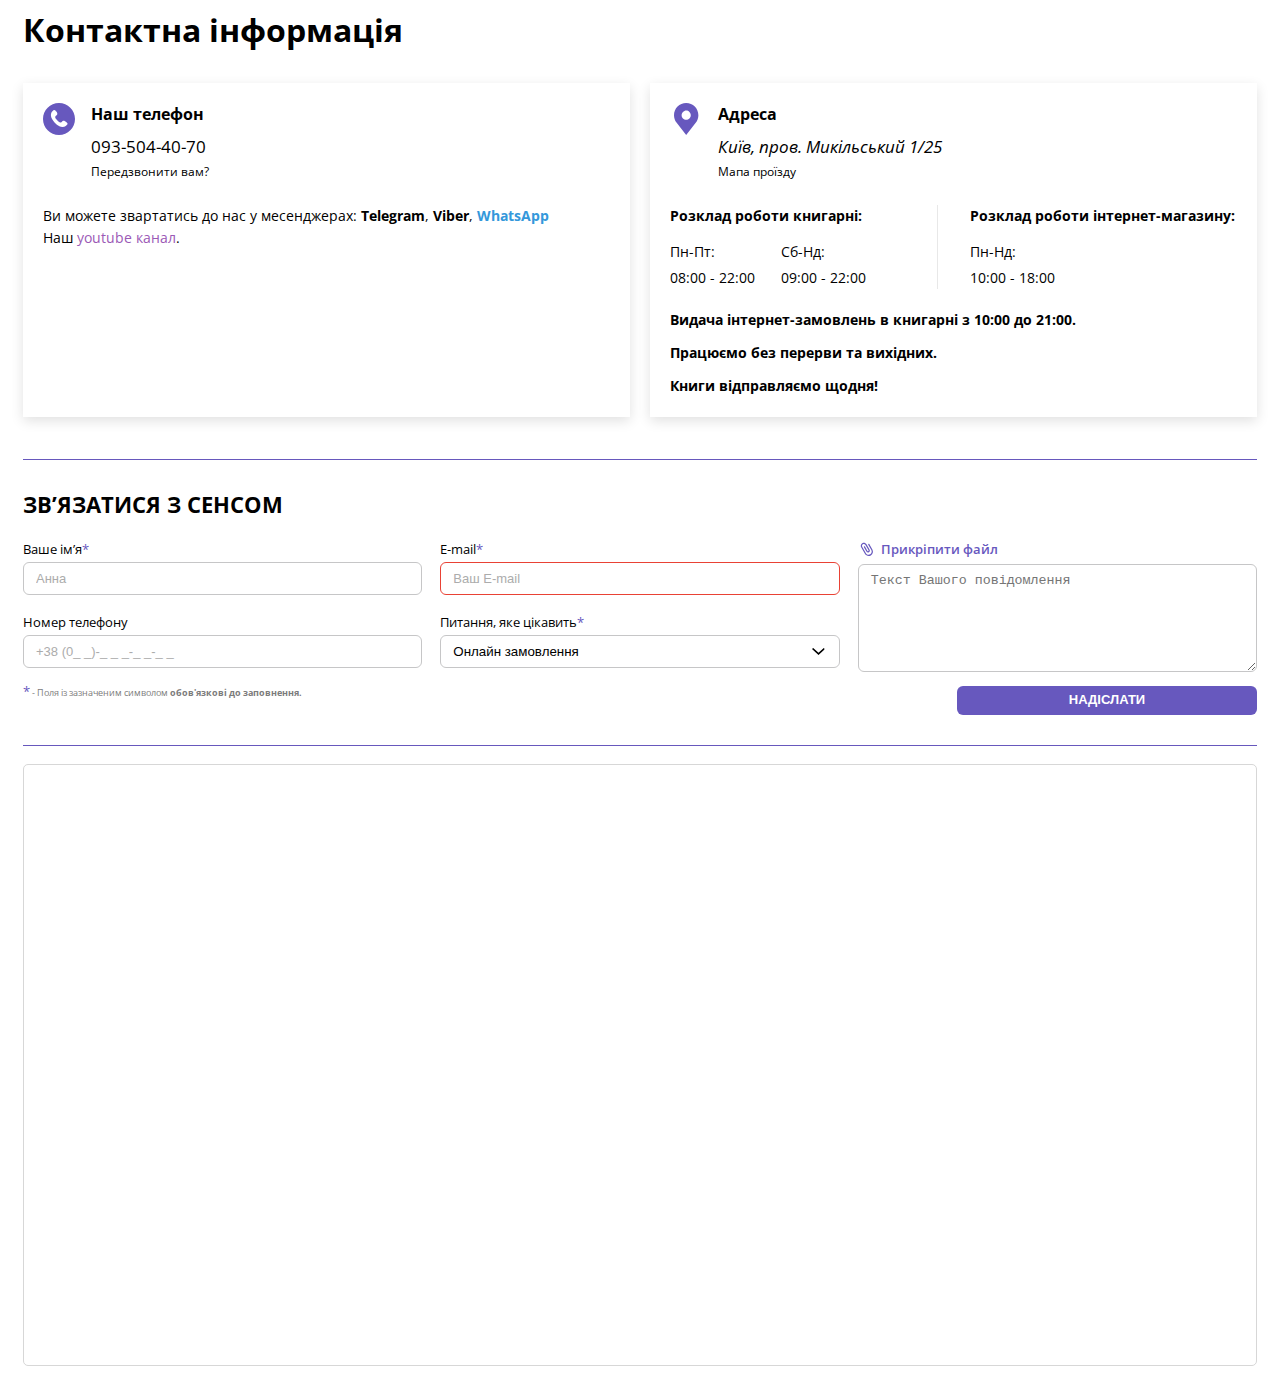
<file: contact/index.html>
<!DOCTYPE html>
<html lang="en">
<head>
    <meta charset="UTF-8">
    <meta http-equiv="X-UA-Compatible" content="IE=edge">
    <meta name="viewport" content="width=device-width, initial-scale=1.0">
    <title>Sense</title>
    <link rel="stylesheet" href="./style.css">
    <link rel="preconnect" href="https://fonts.googleapis.com">
    <link rel="preconnect" href="https://fonts.gstatic.com" crossorigin>
    <link href="https://fonts.googleapis.com/css2?family=Fira+Sans:wght@300;500;700&family=Open+Sans:wght@400;600;700&display=swap" rel="stylesheet">
</head>
<body>
    <main>
        <div class="container-sense">
            <h1 class="main-s-title">Контактна інформація</h1>
            <div class="sense__contacts">
                <div class="sense__contacts__content">
                    <div class="sense__contacts__item">
                        <div class="sense__contacts__title">
                            <img src="./img/icon-phone.svg" alt="img" width="32" height="32">
                            <div>
                                <h3 class="sense-subtitle">Наш телефон</h3>
                                <a class="text-17" href="tel:380935044070">093-504-40-70</a>
                                <a class="text-12 call-me__mob" href="#" data-modal="#call-me">Передзвонити вам?</a>
                            </div>
                        </div>
                        <p class="sense__contacts__messanges">Ви можете звартатись до нас у месенджерах: 
                            <a href="https://t.me/sens_kyiv" target="_blank">Telegram</a>, 
                            <a href="viber://chat?number=%2B380935044070" target="_blank">Viber</a>, 
                            <a href="https://api.whatsapp.com/send?phone=%2B380935044070" target="_blank"><span style="color:#3498DB;">WhatsApp</span></a>
                        </p>
                        <p>Наш <a href="https://youtube.com/@sens_kyiv" target="_blank"><span style="color:#9B59B6;">youtube канал</span></a>. </p>


                    </div>
                    <div class="sense__contacts__item">
                        <div class="sense__contacts__title">
                            <img src="./img/icon-viber.svg" alt="img" width="32" height="32">
                            <div>
                                <h3 class="sense-subtitle">Адреса</h3>
                                <p class="text-17"><i>Київ, пров. Микільський 1/25</i></p>
                                <a class="text-12" href="#map_canvas">Мапа проїзду</a>
                            </div>
                        </div>
                        <div class="sense__timetable">
                            <div class="sense__timetable__item">
                                <h4>Розклад роботи книгарні:</h4>
                                <div class="sense__timetable__content">
                                    <div class="sense__timetable__content__days">
                                        <p>Пн-Пт:</p>
                                        <p>08:00 - 22:00</p>
                                    </div>
                                    <div class="sense__timetable__content__days">
                                        <p>Сб-Нд:</p>
                                        <p>09:00 - 22:00</p>
                                    </div>
                                </div>
                            </div>
                            <div class="sense__timetable__item">
                                <h4>Розклад роботи інтернет-магазину:</h4>
                                <div class="sense__timetable__content">
                                    <div class="sense__timetable__content__days">
                                        <p>Пн-Нд:</p>
                                        <p>10:00 - 18:00</p>
                                    </div>
                                </div>
                            </div>
                        </div>
                        <ul>
                            <li>Видача інтернет-замовлень в книгарні з 10:00 до 21:00. </li>
                            <li>Працюємо без перерви та вихідних. </li>
                            <li>Книги відправляємо щодня!</li>
                        </ul>
                    </div>
                </div>
            </div>
            <div class="sense__form__block">
                <h2 class="sense-title">Звʼязатися з Сенсом</h2>
                <form class="sense__form">
                    <div class="sense__row">
                        <div class="sense__column">
                            <div class="input-block">
                                <label for="username">Ваше ім’я<span class="purple">*</span></label>
                                <input type="text" name="user_name" id="username" placeholder="Анна">
                            </div>
                            <div class="input-block">
                                <label for="userphone">Номер телефону</label>
                                <input type="phone" name="user_phone" id="userphone" maxlength="13" placeholder="+38 (0_ _)-_ _ _-_ _-_ _">
                            </div>
                        </div>
                        <div class="sense__column">
                            <div class="input-block">
                                <label for="useremail">E-mail<span class="purple">*</span></label>
                                <input type="text" name="user_email" id="useremail" class="empty" placeholder="Ваш E-mail">
                            </div>
                            <div class="input-block">
                                <label for="userquestion">Питання, яке цікавить<span class="purple">*</span></label>
                                <select name="user_question" id="userquestion">
                                    <option value="order">Онлайн замовлення</option>
                                    <option value="work">Робота в Сенсі</option>
                                    <option value="cooperation">Співпраця</option>
                                    <option value="about-sense">Написати про Сенс</option>
                                </select>
                            </div>
                        </div>
                        <div class="sense__column sense-gap">
                            <div class="add-file">
                                <input type="file" name="user_file" id="user_file">
                                <label for="user_file">
                                    <img src="./img/add-file.svg" alt="" width="18" height="18">
                                    <span> Прикріпити файл</span>
                                </label>
                            </div>
                            <textarea name="usermessage" cols="30" rows="6" placeholder="Текст Вашого повідомлення"></textarea>
                        </div>
                    </div>
                    <div class="sense__row text-9">
                        <p><span class="purple">*</span> - Поля із зазначеним символом <b>обов'язкові до заповнення.</b></p>
                        <button class="sense__form__button open_thanks_popup">надіслати</button>
                    </div>    
                </form>
            </div>
            <div class="contacts-map">
                <div class="contacts-map-canvas" id="map_canvas">
                    <iframe
                        src="https://www.google.com/maps/embed?pb=!1m18!1m12!1m3!1d205.4549657679564!2d30.5485967174732!3d50.44004439586791!2m3!1f0!2f0!3f0!3m2!1i1024!2i768!4f13.1!3m3!1m2!1s0x40d4cf26e93d6ad1%3A0xdbbb7f77b5e5167b!2sSens!5e0!3m2!1sen!2sua!4v1655220779003!5m2!1sen!2sua"
                        width="100%" height="100%" style="border:0;" allowfullscreen="" loading="lazy"
                        referrerpolicy="no-referrer-when-downgrade"></iframe>
                </div>
            </div>
        </div>
        <div class="thanks_popup">
            <div class="thanks_popup-dialog">
                <div class="thanks_popup-content">
                    <div class="thanks_popup-header">
                        <img class="close_popup" src="./img/ic_outline-close.svg" alt="x">
                        <img class="thanks-icon" src="./img/thanks-icon.svg" alt="" >
                        <h2 class="sense-title">Дякуємо за звернення до команди Сенс!</h2>
                    </div>
                    <div class="thanks_popup-body">
                        <p>Ми стараємось відповідати максимально швидко</p>
                    </div>
                </div>
            </div>
        </div>

    </main>  
  
    <script>
        // thanks popup open/close on click

        if (document.querySelector('.thanks_popup') !== null) {

            document.querySelectorAll('.open_thanks_popup').forEach(function (button) {
                button.addEventListener('click', function (e) {
                    e.preventDefault();
                    document.body.style.overflow = 'hidden';
                    document.querySelector('.thanks_popup').classList.add('active');
                });
            })
            document.querySelector('.thanks_popup-content').addEventListener('click', function (e) {
                e.stopPropagation();
            });

            document.querySelector('.thanks_popup .close_popup').addEventListener('click', function (e) {
                document.body.style.overflow = 'visible';
                document.querySelector('.thanks_popup').classList.remove('active');
            });
        }

    </script>

</body>
</html>
</file>
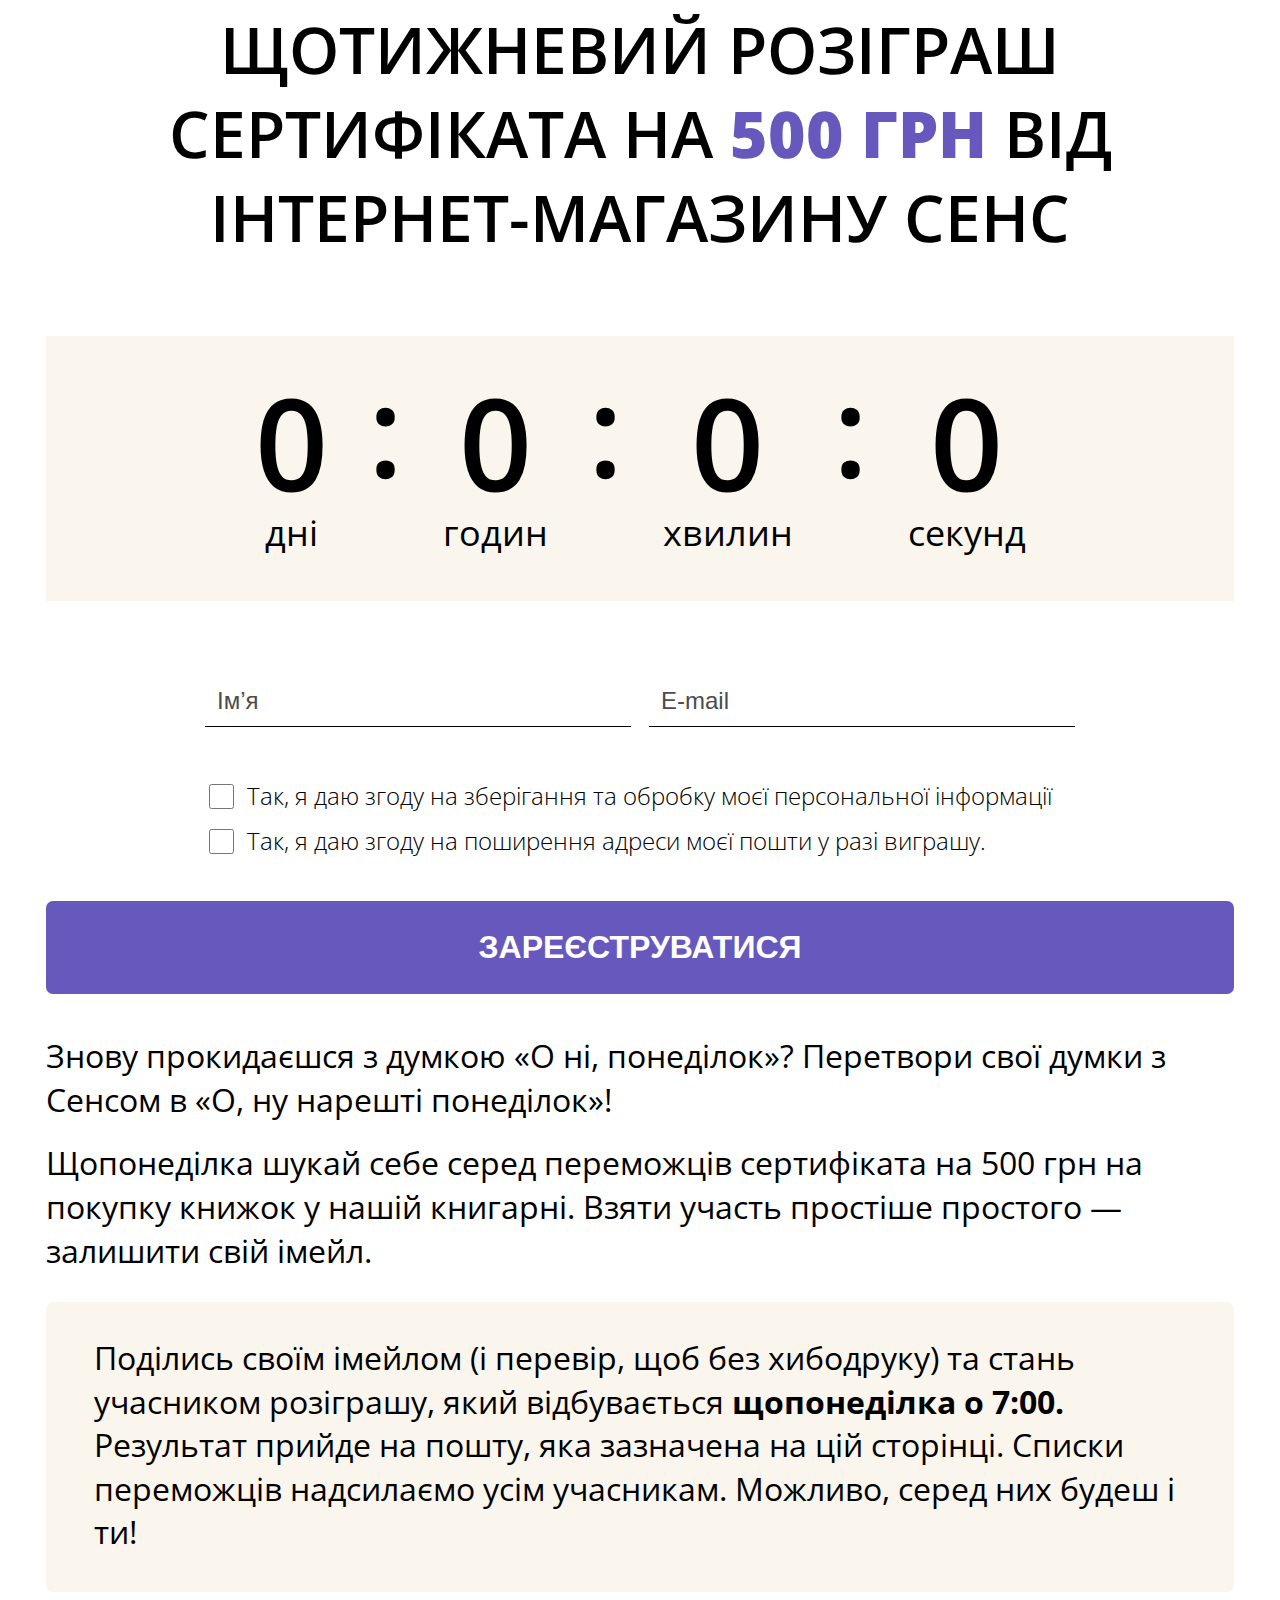
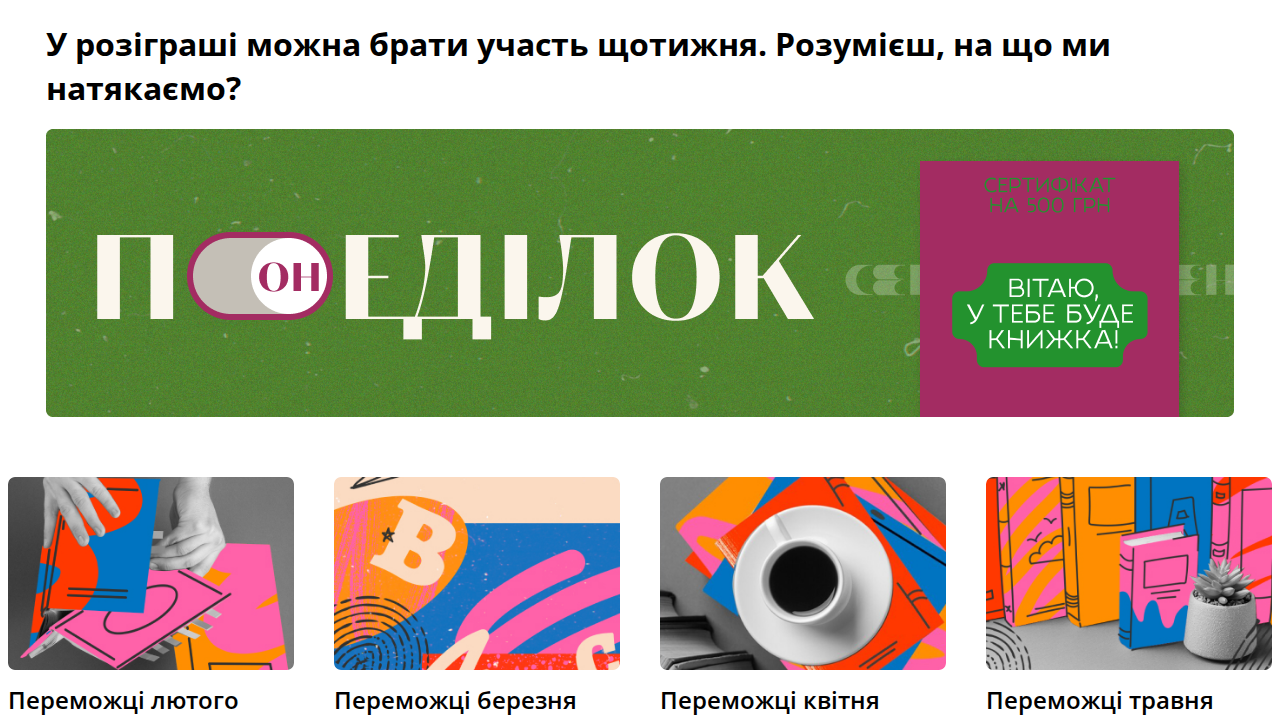
<file: page2/index.html>
<!DOCTYPE html>
<html lang="en">
<head>
    <meta charset="UTF-8">
    <meta http-equiv="X-UA-Compatible" content="IE=edge">
    <meta name="viewport" content="width=device-width, initial-scale=1.0">
    <title>Sense</title>
    <link rel="stylesheet" href="./style.css">
    <link rel="preconnect" href="https://fonts.googleapis.com">
    <link rel="preconnect" href="https://fonts.gstatic.com" crossorigin>
    <link href="https://fonts.googleapis.com/css2?family=Fira+Sans:wght@300;500;700&family=Open+Sans:wght@400;600;700&display=swap" rel="stylesheet">
    <link rel="preconnect" href="https://fonts.googleapis.com">
<link rel="preconnect" href="https://fonts.gstatic.com" crossorigin>
<link href="https://fonts.googleapis.com/css2?family=Open+Sans:ital,wght@0,300..800;1,300..800&display=swap" rel="stylesheet">
</head>
<body>
    <main class="sense-winn">
        <div class="container-sense">
        <div class="sense-winn-top">
            <h1 class="sense-title1">Щотижневий розіграш сертифіката на <strong class="purple">500 грн</strong> від
                інтернет-магазину Сенс </h1>
                <div class="sense-coutdown">
                    <ul>
                        <li><span id="days">0</span>дні</li>
                        <span>:</span>
                        <li><span id="hours">0</span>годин</li>
                        <span>:</span>
                        <li><span id="minutes">0</span>хвилин</li>
                        <span>:</span>
                        <li><span id="seconds">0</span>секунд</li>
                    </ul>
                </div>
        </div>
            <div class="container2-sense">
                <div class="sense__form__block">
                    <form class="sense__form">
                        <div class="sense__row">
                            <input type="text" name="user_name" id="username" placeholder="Ім’я">
                            <input type="text" name="user_email" id="useremail" placeholder="E-mail">
                        </div>
                        <div class="sense__checkbox-block">
                            <input type="checkbox" id="pers-data" name="pers-data" />
                            <label for="pers-data">Так, я даю згоду на зберігання та обробку моєї персональної інформації</label>
                        </div>
                        <div class="sense__checkbox-block">
                            <input type="checkbox" id="mail-data" name="mail-data" />
                            <label for="mail-data">Так, я даю згоду на поширення адреси моєї пошти у разі виграшу.</label>
                        </div>
                        <button class="sense__form__button ">зареєструватися</button>
                    </form>
                </div>
                <p>Знову прокидаєшся з думкою «О ні, понеділок»? Перетвори свої думки з Сенсом в «О, ну нарешті понеділок»!</p>
                <p>Щопонеділка шукай себе серед переможців сертифіката на 500 грн на покупку книжок у нашій книгарні. Взяти участь
                    простіше простого — залишити свій імейл.</p>
                <div class="sens-descr">
                    Поділись своїм імейлом (і перевір, щоб без хибодруку) та стань учасником розіграшу, який відбувається <strong>
                        щопонеділка о
                        7:00.</strong> Результат прийде на пошту, яка зазначена на цій сторінці. Списки переможців надсилаємо усім
                    учасникам.
                    Можливо, серед них будеш і ти! 
                </div>
                <p><strong>У розіграші можна брати участь щотижня. Розумієш, на що ми натякаємо?</strong></p>
                <div class="sense__banner">
                    <img src="img/banner.png" alt="" width="1188" height="288" class="sense-winn-desktop">
                    <img src="img/banner-mob.png" alt="" width="338" height="330" class="sense-winn-mob">
                </div>
            </div>

            <div class="sense2-winners">
                <a href="blank.pdf" target="_blank" class="sense2__winner-card">
                    <div class="sense2__winner-card-img">
                        <img alt="our_works_img" loading="lazy" src="img/w02.jpg" width="329" height="222"/>
                    </div>
                    <p class="sense2__slider-subtitle">Переможці лютого</p>
                </a>
                <a href="blank.pdf" target="_blank" class="sense2__winner-card">
                    <div class="sense2__winner-card-img">
                        <img alt="our_works_img" loading="lazy" src="img/w03.jpg" width="329" height="222"/>
                    </div>
                    <p class="sense2__slider-subtitle">Переможці березня</p>
                </a>
                <a href="blank.pdf" target="_blank" class="sense2__winner-card">
                    <div class="sense2__winner-card-img">
                        <img alt="our_works_img" loading="lazy" src="img/w04.jpg" width="329" height="222"/>
                    </div>
                    <p class="sense2__slider-subtitle">Переможці квітня</p>
                </a>
                <a href="blank.pdf" target="_blank" class="sense2__winner-card">
                    <div class="sense2__winner-card-img">
                        <img alt="our_works_img" loading="lazy" src="img/w05.jpg" width="329" height="222"/>
                    </div>
                    <p class="sense2__slider-subtitle">Переможці травня</p>
                </a>
            </div>
           
            <!-- <div class="sense2__slider">
                <div class="swiper-wrapper">
                    <div class="swiper-slide">
                        <a href="blank.pdf" target="_blank" class="sense2__winner-card">
                            <div class="sense2__winner-card-img">
                                <img alt="our_works_img" loading="lazy" src="img/w02.jpg" width="329" height="222"/>
                            </div>
                            <p class="sense2__slider-subtitle">Переможці лютого</p>
                        </a>
                    </div>
                    <div class="swiper-slide">
                        <a href="blank.pdf" target="_blank" class="sense2__winner-card">
                            <div class="sense2__winner-card-img">
                                <img alt="our_works_img" loading="lazy" src="img/w03.jpg" width="329" height="222"/>
                            </div>
                            <p class="sense2__slider-subtitle">Переможці березня</p>
                        </a>
                    </div>
                    <div class="swiper-slide">
                        <a href="blank.pdf" target="_blank" class="sense2__winner-card">
                            <div class="sense2__winner-card-img">
                                <img alt="our_works_img" loading="lazy" src="img/w04.jpg" width="329" height="222"/>
                            </div>
                            <p class="sense2__slider-subtitle">Переможці квітня</p>
                        </a>
                    </div>
                    <div class="swiper-slide">
                        <a href="blank.pdf" target="_blank" class="sense2__winner-card">
                            <div class="sense2__winner-card-img">
                                <img alt="our_works_img" loading="lazy" src="img/w05.jpg" width="329" height="222"/>
                            </div>
                            <p class="sense2__slider-subtitle">Переможці травня</p>
                        </a>
                    </div>                            
                </div>
                <div class="swiper-button swiper-button-next"></div>
                <div class="swiper-button swiper-button-prev"></div>
            </div> -->
        </div>
        <div class="winn_popup winn_popup-form">
            <div class="winn_popup-dialog">
                <div class="winn_popup-content">
                    <div class="winn_popup-body">
                        <img class="close_popup" src="./img/winn-popup-close.svg" alt="x" width="48" height="48">
                        <div class="winn_popup-left">
                            <h3>Отримай <strong class="purple">500 грн</strong> на книжки!</h3>
                            <p>Бери участь у щотижневому розіграші — вигравай сертифікат на книжковий шопінг.</p>
                            <ul class="sense-winn-desktop">
                                <li>Купуй книжки на сайті (за бажанням).</li>
                                <li>Залишай свій імейл.</li>
                                <li>Щопонеділка шукай себе у списку переможців!</li>
                            </ul>
                            <form class="sense__form">
                                <div class="sense__row">
                                    <input type="text" name="user_name" id="username-popup" placeholder="Ім’я">
                                    <input type="text" name="user_email" id="useremail-popup" placeholder="E-mail">
                                </div>
                                <div class="sense__row">
                                    <button class="sense__form__button">Надіслати дані для участі</button>
                                    <a href="" class="sense__form__button transp">Детальніше про розіграш</a>
                                </div>
                                <div class="sense__checkbox-block">
                                    <input type="checkbox" id="pers-data-popup" name="pers-data" />
                                    <label for="pers-data-popup">Так, я даю згоду на зберігання та обробку моєї персональної інформації</label>
                                </div>
                                <div class="sense__checkbox-block">
                                    <input type="checkbox" id="mail-data-popup" name="mail-data" />
                                    <label for="mail-data-popup">Так, я даю згоду на поширення адреси моєї пошти у разі виграшу.</label>
                                </div>
                            </form>
                            <ul class="sense-winn-mob">
                                <li>Купуй книжки на сайті (за бажанням).</li>
                                <li>Залишай свій імейл.</li>
                                <li>Щопонеділка шукай себе у списку переможців!</li>
                            </ul>
                        </div>
                        <div class="winn_popup-right">
                            <img src="img/winn-popup-bg.jpg" alt="" width="420" height="599" class="sense-winn-desktop">
                            <img src="img/winn-popup-bg-mob.jpg" alt="" width="362" height="123" class="sense-winn-mob">
                        </div>
                    </div>
                </div>
            </div>
        </div>
        <div class="winn_popup winn_popup-thanks">
            <div class="winn_popup-dialog">
                <div class="winn_popup-content">
                    <div class="winn_popup-body">
                        <img class="close_popup" src="./img/winn-popup-close.svg" alt="x" width="48" height="48">
                        <div class="winn_popup-left">
                            <h3>Вітаємо,<br> ти <strong class="purple">учасник!</strong></h3>
                            <p>Лист з підтвердженням вже полетів тобі на пошту. Перевіряй та тримай кулачки: можливо, сертифікат стане саме твоїм!</p>
                        </div>
                        <div class="winn_popup-right">
                            <img src="img/winn-popup-bg.jpg" alt="" width="420" height="599" class="sense-winn-desktop">
                            <img src="img/winn-popup-bg-mob.jpg" alt="" width="362" height="123" class="sense-winn-mob">
                        </div>
                    </div>
                </div>
            </div>
        </div>
        

    </main>  

    <!-- <script src="https://cdn.jsdelivr.net/npm/swiper@11/swiper-bundle.min.js"></script> -->

  
    <script>

    // var swiperOurWorks = new Swiper(".sense2__slider", {
    //     freeMode: true,
    //     loop: true,
        // slidesPerView: 3,
        // navigation: {
        //     nextEl: ".swiper-button-next",
        //     prevEl: ".swiper-button-prev",
        // },
        // scrollbar: {
        //     el: ".swiper-scrollbar",
        //     hide: true,
        // },
    //     breakpoints: {
    //         0: {
    //             slidesPerView: "auto",
    //             centeredSlides: true,
    //             spaceBetween: 15,
    //         },
    //         768: {
    //             slidesPerView: 3,
    //             spaceBetween: 15,   
    //         },
    //         1420: {
    //             slidesPerView: 4,
    //             spaceBetween: 40,
    //         },
    //     },
    // });

    // winn popup open/close on click

        if (document.querySelector('.winn_popup') !== null) {

            window.setTimeout(function() {
                document.body.style.overflow = 'hidden';
                document.querySelector('.winn_popup-form').classList.add('active');
            }, 6000);

            document.querySelectorAll('.winn_popup .close_popup').forEach(function (button) {
                button.addEventListener('click', function (e) {
                    document.body.style.overflow = 'visible';
                    document.querySelector('.winn_popup-form').classList.remove('active');
                    document.querySelector('.winn_popup-thanks').classList.remove('active');
                });
            })
        };

        // countDown
        const second = 1000,
                minute = second * 60,
                hour = minute * 60,
                day = hour * 24;
        let countDown = new Date('jun 29, 2024 00:00:00').getTime(),
            x = setInterval(function () {

                let now = new Date().getTime(),
                    distance = countDown - now;  
                    days = Math.floor(distance / (day));
                    days = days < 10 ? '0' + days : days;  
                    document.getElementById('days').innerText = days,
                    hours = Math.floor((distance % (day)) / (hour));
                    hours = hours < 10 ? '0' + hours : hours;
                    document.getElementById('hours').innerText = hours,
                    minutes = Math.floor((distance % (hour)) / (minute)),
                    minutes = minutes < 10 ? '0' + minutes : minutes;
                    document.getElementById('minutes').innerText = minutes,
                    seconds = Math.floor((distance % (minute)) / second),
                    seconds = seconds < 10 ? '0' + seconds : seconds;
                    document.getElementById('seconds').innerText = seconds;
                var sec = Math.floor((distance % (minute)) / second);
            }, second);

    </script>

    

</body>
</html>
</file>
<file: contact/style.css>
body {
    font-family: 'Fira Sans', sans-serif;
    font-family: 'Open Sans', sans-serif;
}

.layout-aside, .main-h {
    display: none;
}

.container-sense a {
    text-decoration: none;
    color: inherit !important;
}


.container-sense p, h2, h3, h4 {
    margin: 0 !important;
}

.container-sense img {
    margin: 0;
}

.container-sense {
    min-height: 100%;
    max-width: 1470px;
    margin: 0 auto;
    width: 100%;
    box-sizing: border-box;
    padding: 0 15px;
}

.container-sense .main-s-title {
    margin: 0 0 32px !important;
}

.container-sense .text-12 {
    font-size: 12px;
    line-height: 15.6px;
}

.container-sense .text-17 {
    font-size: 17px;
    line-height: 24px;
    margin-bottom: 5px !important;
}

.sense-title {
    color: #000;
    font-size: 22px !important;
    font-style: normal !important;
    font-weight: 700;
    line-height: 28.6px; /* 130% */
    text-transform: uppercase;
}

.sense-subtitle {
    font-size: 16px !important;
    line-height: 22px !important;
    font-weight: 700;
}

.container-sense .purple {
    color: #6758BE;
}

.sense__contacts__content {
    display: grid;
    grid-template-columns: 1fr 1fr;
    gap: 20px;
    margin-bottom: 42px !important;
}
.sense__contacts__item {
    box-shadow: 0px 4px 12px 0px rgba(0, 0, 0, 0.12);
    padding: 20px;
    font-size: 14px;
    font-weight: 400;
    line-height: 22px;
}

.sense__contacts__title {
    display: flex;
    gap: 16px;
    margin-bottom: 25px;
}

.sense__contacts__title .sense-subtitle {
    margin-bottom: 10px !important;
}

.sense__contacts__title a {
    display: block;
}

.sense__contacts__messanges {
    margin-bottom: 18px !important;
}
.sense__contacts__messanges a {
    font-weight: 700;
}

.sense__timetable {
    display: grid;
    grid-template-columns: 1fr 1fr;
    gap: 32px;
    margin-bottom: 20px !important;
}

.sense__timetable__item:not(:last-child) {
    border-right: 1px solid #E8E8E8;
}

.sense__timetable__item h4 {
    margin-bottom: 14px !important;
    font-size: 14px !important;
}

.sense__timetable__content {
    display: flex;
    gap: 26px;
}

.sense__timetable__content__days {
    display: flex;
    flex-direction: column;
    gap: 4px;
}

.sense__contacts__item ul {
    list-style: none;
    padding: 0 !important;
    margin: 0 !important;
    font-weight: 700;
}
.sense__contacts__item ul li:not(:last-child) {
    margin-bottom: 11px !important;
}

.sense__form__block {
    padding: 30px 0 !important;
    border-top: 1px solid #6758BD;
    border-bottom: 1px solid #6758BD;
    margin-bottom: 18px !important;
}

.sense__form__block .sense-title {
    margin-bottom: 22px !important;
}

.sense__form {
    display: flex;
    flex-direction: column;
    gap: 14px;
    font-size: 13px;
}

.sense__row {
    display: flex;
    justify-content: space-between;
    gap: 18px; 
}

.sense__row.text-9 {
    font-size: 9px;
    line-height: 11.7px;
    color: #7B7B7B;
}
.sense__row.text-9 span {
    font-size: 13px;
}

.sense__column {
    width: 100%;
    display: flex;
    flex-direction: column;
    gap: 18px;
}

.sense__column.sense-gap {
    gap: 6px;
}

.sense__column textarea {
    height: 100%;
}

.input-block {
    width: 100%;
    display: flex;
    flex-direction: column;
    gap: 4px;
}

.sense__form input, textarea, select {
    width: 100%;
    box-sizing: border-box;
    padding: 8px 12px;
    border-radius: 6px;
    border: 1px solid #C6C6C7;
    background: inherit;
}

.sense__form  select {
    appearance: none;
    background-image: url("./img/icon-arrow-select.svg");
	background-repeat: no-repeat, repeat;
	background-position: right 0.875rem top 50%, 0 0;
}

.sense__form input:active, input:focus, textarea:active, textarea:focus, select:active, select:focus {
    outline: 1px solid #C6C6C7;
}

.sense__form input.empty {
    border: 1px solid #E94235;
}

.add-file  input {
    display: none;
}

.add-file  label {
    cursor: pointer;
    display: flex;
    align-items: center;
    gap: 5px;
}
.add-file  label span {
    color: #6758BE;
    font-size: 13px;
    font-style: normal;
    font-weight: 600;
    line-height: normal;
}

.sense__form__button{
    cursor: pointer;
    width: 300px;
    border: none;
    border-radius: 6px;
    background: #6758BE;
    padding: 7px;
    color: #FFF;
    text-align: center;
    font-size: 13px;
    font-style: normal;
    font-weight: 700;
    line-height: 14.95px; /* 115% */
    text-transform: uppercase;
    transition: all 0.3s ease;
}

@media (min-width: 769px) {
    .sense__form__button:hover {
        background: #9387D9
    }
}

.sense__form input::placeholder {  
    color: #ACACAC;
    font-size: 13px;
    font-style: normal;
    font-weight: 400;
    line-height: normal;
}

.container-sense .contacts-map {
    overflow: hidden;
    border: 1px solid #d7d7d7;
    border-radius: 5px;
}

.container-sense .contacts-map .contacts-map-canvas {
    height: 600px;
}

.thanks_popup {
    position: fixed;
    top: 0;
    right: 0;
    bottom: 0;
    left: 0;
    z-index: 150;
    opacity: 0;
    pointer-events: none;
    background: rgba(0, 0, 0, 0.2);
    transition: opacity 200ms ease-in;
    margin: 0px;
    padding: 0;
}

.thanks_popup.active {
    opacity: 1;
    pointer-events: auto;
    overflow-y: auto;
  }

  .thanks_popup-dialog {
    position: relative;
    width: 679px;
    margin: 46px auto;
  }

  .thanks_popup-content {
    position: relative;
    display: flex;
    flex-direction: column;
    background-color: white;
    padding: 117px 80px;
    outline: 0;
    color: #000;
  }

  .thanks_popup-header {
    margin-bottom: 20px;
    text-align: center;
    display: flex;
    flex-direction: column;
    align-items: center;
  }

  .thanks_popup-header .sense-title {
    max-width: 315px;
  }

  .thanks_popup-header .thanks-icon {
    max-width: 224px;
    min-height: 224px;
    margin-bottom: 60px;
  }

  .thanks_popup-header .close_popup {
    position: absolute;
    right: 20px;
    top: 20px;
    cursor: pointer;
  }

  .thanks_popup-body {
    font-size: 14px;
    text-align: center;
  }



@media (max-width: 768px) {

    .container-sense .main-s-title {
        margin: 0 0 20px !important;
    }
    
    .sense-title {
        font-size: 18px !important;
    }
    
    .sense__contacts__content {
        grid-template-columns: 1fr;
        gap: 14px;
        margin-bottom: 32px !important;
    }
    
    .sense__contacts__title {
        margin-bottom: 18px;
    }
    
    .sense__contacts__title .sense-subtitle {
        margin-bottom: 6px !important;
    }
    
    .sense__contacts__messanges {
        margin-bottom: 14px !important;
    }

    .call-me__mob {
        display: none !important;
    }
    
    .sense__timetable {
        grid-template-columns: 1fr;
        gap: 12px;
        margin-bottom: 18px !important;
    }
    
    .sense__timetable__item:not(:last-child) {
        border-right: none;
        border-bottom: 1px solid #E8E8E8;
        padding-bottom: 12px;
    }
    
    .sense__timetable__item h4 {
        margin-bottom: 8px !important;
    }
    
    .sense__form__block {
        padding: 24px 0 !important;
        margin-bottom: 32px !important;
    }
    
    .sense__form__block .sense-title {
        margin-bottom: 14px !important;
    }
    
    .sense__row {
        flex-direction: column;
        justify-content: flex-start;
        gap: 14px; 
    }
    
    .sense__column {
        gap: 14px;
    }
    
    .sense__column.sense-gap {
        gap: 14px;
    }
    
    .sense__form__button{
        width: 100%;
    }
    
    .container-sense .contacts-map .contacts-map-canvas {
        height: 300px;
    }

      .thanks_popup-dialog {
        width: calc(100% - 30px);
      }
    
      .thanks_popup-content {
        padding: 54px;
      }
    
      .thanks_popup-header {
        margin-bottom: 14px;
      }
    
      .thanks_popup-header .sense-title {
        max-width: 237px;
      }
    
      .thanks_popup-header .thanks-icon {
        max-width: 132px;
        min-height: 132px;
        margin-bottom: 32px;
      }
    
      .thanks_popup-header .close_popup {
        right: 10px;
        top: 10px;
        width: 24px;
        height: 24px;
      }
}
</file>
<file: page2/style.css>
body {
    font-family: 'Fira Sans', sans-serif;
    font-family: 'Open Sans', sans-serif;
}

.layout-aside,
.main-h {
    display: none;
}

.sense-winn a {
    text-decoration: none;
    color: inherit !important;
}

.sense-winn p,
h2,
h3,
h4 {
    margin: 0 !important;
}

.sense-winn img {
    margin: 0 !important;
}

.sense-winn-desktop {
    display: block;
}

.sense-winn-mob {
    display: none;
}

.container-sense {
    min-height: 100%;
    max-width: 1470px;
    margin: 0 auto !important;
    width: 100%;
    box-sizing: border-box;
    /* padding: 0 15px !important; */
}

.container2-sense {
    max-width: 1188px;
    margin: 0 auto;
    width: 100%;
    box-sizing: border-box;
    font-size: 32px !important;
    font-weight: 400 !important;
    line-height: 43.58px !important;
}

.container2-sense p {
    margin-bottom: 20px !important;
}

.sense-winn .sense-title1 {
    font-size: 64px !important;
    font-weight: 600 !important;
    line-height: 84px !important;
    text-align: center;
    text-transform: uppercase;
    margin: 0 !important;
}

.sense-winn-top {
    display: flex;
    flex-direction: column;
    justify-content: flex-start;
    align-items: center;
    gap: 40px;
    margin-bottom: 40px !important;
}

.sense-coutdown {
    max-width: 1188px;
    width: 100%;
    margin: 0 auto;
    display: flex;
    justify-content: center;
}

.sense-coutdown ul {
    width: 100%;
    padding: 55px 30px 44px !important;
    background: rgba(251, 246, 237, 1);
    display: flex;
    justify-content: center;
    align-items: center;
    gap: 40px;
    font-size: 36px !important;
    font-weight: 400 !important;
    line-height: 49.03px !important;
}

.sense-coutdown ul>span {
    font-size: 128px !important;
    font-weight: 600 !important;
    line-height: 102px !important;
    margin-top: -90px !important;
}

.sense-coutdown ul li {
    display: flex;
    justify-content: center;
    align-items: center;
    flex-direction: column;
    gap: 15px;
    list-style-type: none;

}

.sense-coutdown li span {
    display: block;
    font-size: 128px;
    font-weight: 600 !important;
    line-height: 102px !important;
}

.sense-winn .purple {
    color: #6758BE;
}

.sense-winn .sense__form__block {
    padding: 0 !important;
    border-top: none;
    border-bottom: none;
    margin-bottom: 40px !important;
}

.sense-winn .sense__form {
    display: flex;
    flex-direction: column;
    gap: 14px;
    font-size: 24px !important;
    font-weight: 300 !important;
    line-height: 24px !important;
    color: #000;
}

.sense__row {
    display: flex;
    justify-content: space-between;
    gap: 18px;
}

.sense-winn .sense__row,
.sense-winn .sense__checkbox-block {
    max-width: 870px;
    width: 100%;
    margin: 0 auto;
}

.sense-winn .sense__row {
    margin-bottom: 40px !important;
}

.sense-winn .sense__form input {
    width: 100%;
    box-sizing: border-box;
    padding: 8px 12px !important;
    border: none;
    border-bottom: 1px solid #000000;
    background: inherit;
    font-size: 24px !important;
    font-weight: 300 !important;
    line-height: 32.68px !important;
}

.sense-winn .sense__form input::placeholder {
    color: #4c4c4c;
}

.sense-winn .sense__form input:active,
.sense-winn input:focus {
    outline: none;
}

.sense-winn .sense__checkbox-block {
    width: 100%;
    display: flex;
    justify-content: flex-start;
    align-items: center;
    gap: 10px;
}

.sense-winn .sense__checkbox-block input {
    width: 25px !important;
    height: 25px !important;
    accent-color: #50812E;
    position: static !important;
    border-bottom: none;
    appearance: auto !important;
}



.sense__form input.empty {
    border: 1px solid #E94235;
}

.sense-winn .sense__form__button {
    display: block;
    width: 100%;
    box-sizing: border-box;
    margin-top: 30px !important;
    cursor: pointer;
    width: 100%;
    border: none;
    border-radius: 7px;
    background: #6758BE;
    padding: 25px !important;
    color: #FFF;
    text-align: center;
    font-size: 32px !important;
    font-weight: 700 !important;
    line-height: 43.58px !important;
    white-space: nowrap;
    text-transform: uppercase;
    transition: all 0.2s ease;
}

@media (min-width: 769px) {
    .sense-winn .sense__form__button:hover {
        background: #9387D9
    }
}

.container2-sense .sens-descr {
    margin: 30px 0 !important;
    padding: 34px 48px 38px !important;
    background: #FBF6ED;
    border-radius: 7px;
}

.container2-sense .sense__banner {
    width: 100%;
    margin-bottom: 60px !important;
}

.container2-sense .sense__banner img {
    width: 100%;
    height: 100%;
    object-fit: cover;
}

/*
.sense2__slider  {
    position: relative;
    overflow: hidden;
}

.sense2__slider  .swiper-wrapper {
    position: relative;
    width: 100%;
    height: 100%;
    z-index: 1;
    display: flex;
    transition-property: transform;
    box-sizing: content-box;
}

.sense2__slider .swiper-slide {
    height: auto !important;
    display: flex;
    justify-content: center;
    align-items: center;
    gap: 14px;
    font-size: 24px;
    font-weight: 600;
    line-height: 32.68px;
}

.swiper-button {
    position: absolute;
    z-index: 9;
    border-radius: 4px;
    color: #0b0b0b;
    border: 1px solid #e1e1e1;
    background: #fff;
    box-shadow: none;
    height: 36px;
    width: 36px;
    top: calc(50% - 18px);
    transition: all .2s ease;
    cursor: pointer;
}

.swiper-slide {
    border: 1px solid red;
}

.swiper-button-prev {
    left: -19px;
}

.swiper-button-next {
    right: -19px;
}

*/

.sense2-winners {
    width: 100%;
    flex-wrap: wrap;
    display: grid;
    grid-template-columns: repeat(auto-fit, minmax(230px, 1fr));
    gap: 40px;
}

.sense2__winner-card {
    width: 100%;
    display: flex;
    flex-direction: column;
    gap: 14px;
    font-size: 24px !important;
    font-weight: 600 !important;
    line-height: 32.68px !important;
}

.sense2__winner-card-img {
    width: 100%;
    display: flex;
    justify-content: center;
    align-items: center;
    border-radius: 7px;
}

.sense2__winner-card-img img {
    width: 100%;
    height: 100%;
    object-fit: cover;
    border-radius: 7px;
}

.winn_popup {
    position: fixed;
    top: 0;
    right: 0;
    bottom: 0;
    left: 0;
    z-index: -50;
    opacity: 0;
    background: rgba(0, 0, 0, 0.3);
    margin: 0px;
    padding: 0;
    visibility: hidden;
    transition: visibility 0s, opacity 0.2s linear;
}

.winn_popup-form.active,
.winn_popup-thanks.active {
    opacity: 1;
    overflow-y: auto;
    z-index: 150;
    visibility: visible;
}

.winn_popup-dialog {
    position: relative;
    width: 100%;
    max-width: 1095px;
    margin: 50px auto !important;
    padding: 20px !important;
}

/* .winn_popup-content {
    width: calc(100% - 40px);
} */

.winn_popup-body {
    position: relative;
    display: grid;
    grid-template-columns: 1fr 38.356164%; /* 420/1095 */
    width: 100%;
    border-radius: 7px;
}

.winn_popup .winn_popup-left {
    padding: 40px !important;
    font-size: 20px !important;
    font-weight: 400 !important;
    line-height: 27.24px !important;
    background-color: white;
    border-radius: 7px 0 0 7px;
}

.winn_popup-thanks .winn_popup-left {
    display: flex;
    flex-direction: column;
    justify-content: center;
}

.winn_popup .winn_popup-right {
    border-radius: 0  7px 7px 0;
}

.winn_popup .winn_popup-right img {
    width: 100%;
    height: 100%;
    object-fit: cover;
    border-radius: 0  7px 7px 0;
}

.close_popup {
    position: absolute !important;
    z-index: 5 !important;
    right: 20px !important;
    top: 20px !important;
    cursor: pointer;
}

.winn_popup-body h3 {
    font-size: 48px !important;
    font-weight: 600 !important;
    line-height: 64px !important;
    text-transform: uppercase;
    margin-bottom: 16px !important;
}

.winn_popup .winn_popup-left p {
    margin-bottom: 8px !important;
}

.winn_popup ul {
    padding-left: 10px !important;
    margin: 0 !important;
    margin-bottom: 14px !important;
}

.winn_popup ul li {
    position: relative;
    list-style: none;
    padding-left: 22px !important;
    margin: 0 !important;
}

.winn_popup ul li:not(:last-child) {
    margin-bottom: 8px !important;
}

.winn_popup ul li::before {
    display: none;
}

.winn_popup ul li::after {
    position: absolute;
    left: 0;
    top: 8px;
    content: "";
    width: 12px;
    height: 12px;
    background-color: #000000;
    border-radius: 50%;
}

.winn_popup .sense__form {
    gap: 20px;
    font-size: 18px !important;
    font-weight: 300 !important;
    line-height: 24.51px !important;
}

.winn_popup .sense__row {
    gap: 15px;
}

.winn_popup .sense__row,
.winn_popup .sense__checkbox-block {
    max-width: none;
}

.winn_popup .sense__row {
    margin-bottom: 0 !important;
}

.winn_popup .sense__form input {
    padding: 18px 16px 11px !important;
    font-size: 18px !important;
    font-weight: 300 !important;
    line-height: 24.51px !important;
}

.winn_popup .sense__checkbox-block {
    font-size: 16px !important;
    line-height: 16px !important;
}

.winn_popup .sense__checkbox-block input {
    width: 20px !important;
    height: 20px !important;
}

.winn_popup .sense__row .sense__form__button {
    margin-top: 6px !important;
    padding: 15px 10px !important;
    font-size: 16px !important;
    line-height: 21.79px !important;
    border: 2px solid transparent;
}

.winn_popup .sense__form__button.transp {
    background: transparent;
    border: 2px solid #6758BE;
}

.winn_popup .sense__form__button.transp:hover {
    background: #6758BE;
    color: white !important;
}

@media (max-width: 992px) {

    .sense-winn-top {
        flex-direction: column-reverse;
        gap: 20px;
    }

    .sense2-winners {
        grid-template-columns: repeat(auto-fit, minmax(162px, 1fr));
        gap: 20px;
    }

    .sense-coutdown ul {
        padding: 30px 20px 40px !important;
        gap: 20px;
        font-size: 34px !important;
        line-height: 40px !important;
    }

    .sense-coutdown ul>span {
        font-size: 112px !important;
        line-height: 90px !important;
        margin-top: -75px !important;
    }

    .sense-coutdown li span {
        font-size: 114px;
        line-height: 90px !important;
    }

    .winn_popup-dialog {
        margin: 60px auto !important;
        padding: 14px !important;
    }

    /* .winn_popup-content {
        width: calc(100% - 28px);
    } */

    .winn_popup-body {
        position: relative;
        display: grid;
        grid-template-columns: 1fr;
        grid-template-rows: 123px 1fr;
    }

    .winn_popup .winn_popup-left {
        order: 2;
        padding: 30px !important;
        border-radius: 7px;
        margin-top: -7px;
    }

    .winn_popup .winn_popup-right {
        border-radius: 7px 7px 0 0;
    }

    .winn_popup .winn_popup-right img {
        border-radius: 7px 7px 0 0;
    }

    .winn_popup .sense-winn-desktop {
        display: none;
    }

    .winn_popup .sense-winn-mob {
        display: block;
        border-radius: 7px 7px 0 0 ;
    }

    .close_popup {
        right: 10px !important;
        top: 10px !important;
        width: 34px;
        height: 34px;
    }

    .winn_popup ul {
        padding-left: 10px !important;
        margin: 0 !important;
        margin-bottom: 14px !important;
        margin-top: 20px !important;
    }

    .winn_popup ul li {
        padding-left: 18px !important;
    }

    .winn_popup ul li::after {
        top: 10px;
        width: 10px;
        height: 10px;
    }
}


@media (max-width: 768px) {

    .sense-winn-desktop {
        display: none;
    }
    
    .sense-winn-mob {
        display: block;
    }

    .container2-sense {
        font-size: 16px !important;
        line-height: 21.79px !important;
    }

    .container2-sense p {
        margin-bottom: 8px !important;
    }

    .sense-winn .sense-title1 {
        font-size: 24px !important;
        line-height: 34px !important;
        text-align: left;
    }

    .sense-winn-top {
        margin-bottom: 20px !important;
    }

    .sense-coutdown ul {
        padding: 20px 15px !important;
        gap: 10px;
        font-size: 14px !important;
        line-height: 19px !important;
    }

    .sense-coutdown ul li {
        gap: 5px;
    }
    .sense-coutdown ul>span {
        font-size: 40px !important;
        line-height: 65px !important;
        margin-top: -30px !important;
    }

    .sense-coutdown li span {
        font-size: 44px;
        line-height: 35px !important;
    }

    .sense-winn .sense__form__block {
        margin-bottom: 20px !important;
    }

    .sense-winn .sense__form {
        gap: 12px;
        font-size: 14px !important;
    }

    .sense__row {
        flex-direction: column;
        justify-content: flex-start;
        gap: 8px;
    }

    .sense-winn .sense__row {
        margin-bottom: 6px !important;
    }

    .sense-winn .sense__form input {
        padding: 18px 16px 14px !important;
        font-size: 16px !important;
        line-height: 22px !important;
    }

    .sense-winn .sense__checkbox-block {
        align-items: flex-start;
        gap: 10px;
    }

    .sense-winn .sense__checkbox-block input {
        width: 20px !important;
        height: 20px !important;
    }

    .sense-winn .sense__form__button {
        margin-top: 6px !important;
        padding: 16px !important;
        font-size: 16px !important;
        line-height: 22px !important;
    }

    .container2-sense .sens-descr {
        margin: 20px 0 !important;
        padding: 18px !important;
    }

    .container2-sense .sense__banner {
        margin-bottom: 20px !important;
    }

    .sense2-winners {
        gap: 13px;
    }

    .sense2__winner-card {
        gap: 8px;
        font-size: 14px !important;
        line-height: 19px !important;
    }

    .winn_popup .winn_popup-left {
        padding: 20px !important;
        font-size: 16px !important;
        line-height: 21.79px !important;
    }

    .winn_popup-body h3 {
        font-size: 24px !important;
        line-height: 34px !important;
        margin-bottom: 12px !important;
    }


    .winn_popup ul li:not(:last-child) {
        margin-bottom: 5px !important;
    }

    .winn_popup .sense__form {
        gap: 18px;
        font-size: 16px !important;
        line-height: 21.79px !important;
    }

    .winn_popup .sense__row {
        gap: 8px;
        flex-direction: column;
    }

    .winn_popup .sense__form input {
        font-size: 16px !important;
        line-height: 21.79px !important;
    }

    .winn_popup .sense__checkbox-block {
        font-size: 14px !important;
        align-items: flex-start;
    }

    .winn_popup .sense__checkbox-block input {
        width: 16px !important;
        height: 16px !important;
    }
}
</file>
